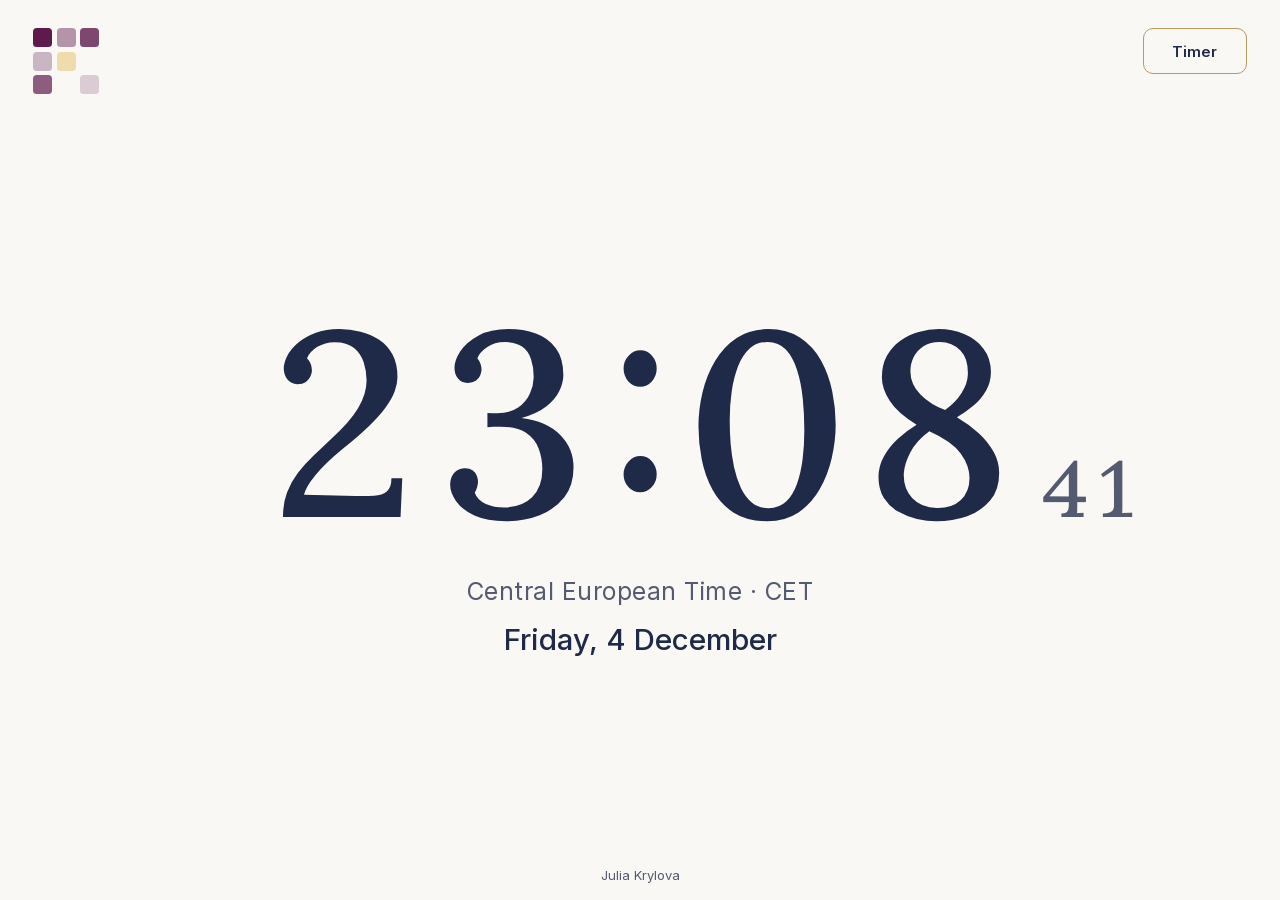
<file: index.html>
<!doctype html>
<html lang="en">
<head>
  <meta charset="utf-8">
  <meta name="viewport" content="width=device-width, initial-scale=1">
  <meta name="robots" content="noindex">
  <meta name="theme-color" content="#FAF8F5">
  <title>Clock · Julia Krylova</title>
  <link rel="icon" href="favicon.svg" type="image/svg+xml">
  <link rel="preload" href="fonts/lora-latin.woff2" as="font" type="font/woff2" crossorigin>
  <link rel="preload" href="fonts/inter-latin.woff2" as="font" type="font/woff2" crossorigin>
  <link rel="stylesheet" href="styles.css">
</head>
<body>
  <header class="top">
    <!-- Brand mark: seven static tiles of the mosaic -->
    <div class="mark" aria-hidden="true">
      <span style="background: rgba(var(--aubergine-rgb), 1)"></span>
      <span style="background: rgba(var(--aubergine-rgb), 0.45)"></span>
      <span style="background: rgba(var(--aubergine-rgb), 0.8)"></span>
      <span style="background: rgba(var(--aubergine-rgb), 0.3)"></span>
      <span style="background: var(--champagne)"></span>
      <span></span>
      <span style="background: rgba(var(--aubergine-rgb), 0.7)"></span>
      <span></span>
      <span style="background: rgba(var(--aubergine-rgb), 0.2)"></span>
    </div>
    <a class="btn btn--nav" href="timer.html">Timer</a>
  </header>

  <main class="stage">
    <p class="clock__time" role="group" aria-label="Current time in Amsterdam">
      <span class="clock__sec clock__sec--ghost" aria-hidden="true">00</span>
      <span id="hm">--:--</span>
      <span class="clock__sec" id="sec">--</span>
    </p>
    <p class="clock__zone" id="zone">Central European Time · CET</p>
    <p class="clock__date" id="date">&nbsp;</p>
  </main>

  <footer class="foot">Julia Krylova</footer>

  <script src="clock.js"></script>
</body>
</html>
</file>
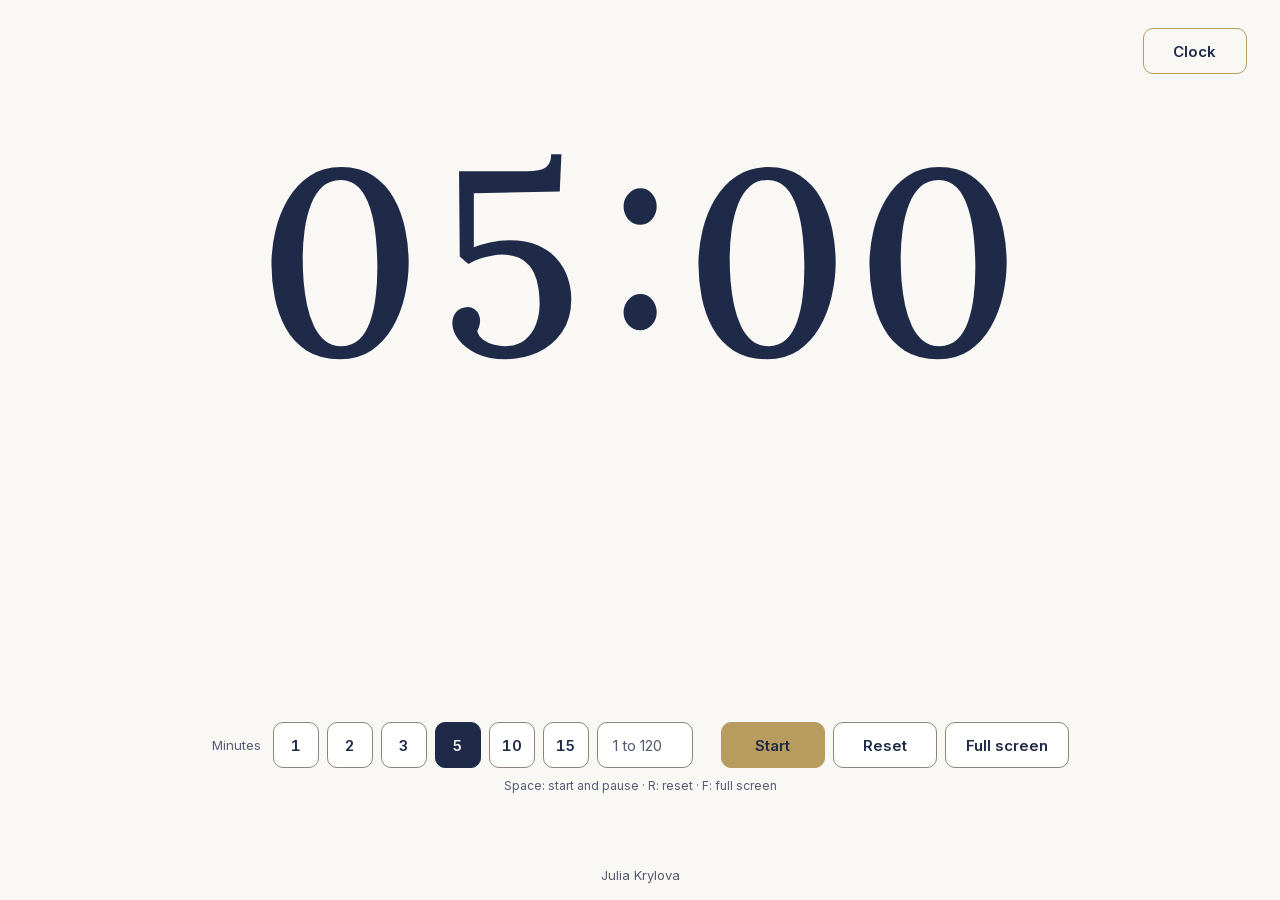
<file: timer.html>
<!doctype html>
<html lang="en">
<head>
  <meta charset="utf-8">
  <meta name="viewport" content="width=device-width, initial-scale=1">
  <meta name="robots" content="noindex">
  <meta name="theme-color" content="#FAF8F5">
  <title>Timer · Julia Krylova</title>
  <link rel="icon" href="favicon.svg" type="image/svg+xml">
  <link rel="preload" href="fonts/lora-latin.woff2" as="font" type="font/woff2" crossorigin>
  <link rel="preload" href="fonts/inter-latin.woff2" as="font" type="font/woff2" crossorigin>
  <link rel="stylesheet" href="styles.css">
</head>
<body>
  <header class="top">
    <span></span>
    <a class="btn btn--nav" href="index.html">Clock</a>
  </header>

  <main class="stage stage--timer">
    <p class="timer__digits" id="digits" role="timer" aria-label="Time remaining">05:00</p>

    <!-- 8 x 5 tiles, filled in by timer.js -->
    <div class="mosaic" id="mosaic" aria-hidden="true"></div>

    <div class="finish" aria-live="polite">
      <span class="finish__line"></span>
      <p class="finish__text" id="finish-text">Time’s up</p>
    </div>

    <div class="controls">
      <div class="controls__row">
        <div class="controls__group" role="group" aria-label="Duration in minutes">
          <span class="controls__label">Minutes</span>
          <button class="chip" type="button" data-min="1">1</button>
          <button class="chip" type="button" data-min="2">2</button>
          <button class="chip" type="button" data-min="3">3</button>
          <button class="chip" type="button" data-min="5">5</button>
          <button class="chip" type="button" data-min="10">10</button>
          <button class="chip" type="button" data-min="15">15</button>
          <input class="custom__input" id="custom" type="number" min="1" max="120" step="1"
                 inputmode="numeric" placeholder="1 to 120" aria-label="Your own number of minutes, 1 to 120">
        </div>
        <div class="controls__group">
          <button class="btn btn--primary" type="button" id="toggle">Start</button>
          <button class="btn" type="button" id="reset">Reset</button>
          <button class="btn" type="button" id="fullscreen">Full screen</button>
        </div>
      </div>
      <p class="controls__hint">Space: start and pause · R: reset · F: full screen</p>
    </div>
  </main>

  <footer class="foot">Julia Krylova</footer>

  <script src="timer.js"></script>
</body>
</html>
</file>
<file: styles.css>
/* Webinar clock and timer for Julia Krylova. One stylesheet for both screens.
   The tokens block is copied whole from mosaic-snapshot/src/styles/tokens.css. */

/* Fonts served by the site itself (fonts/, SIL Open Font License) */
@font-face {
  font-family: 'Inter';
  font-style: normal;
  font-weight: 400 600;
  font-display: swap;
  src: url(fonts/inter-latin.woff2) format('woff2');
}

@font-face {
  font-family: 'Lora';
  font-style: normal;
  font-weight: 400 700;
  font-display: swap;
  src: url(fonts/lora-latin.woff2) format('woff2');
}

:root {
  /* Brand colours from the Mosaic brand brief */
  --aubergine: #5E1A4D;        /* mosaic tiles */
  --aubergine-rgb: 94, 26, 77; /* same colour for rgba() tile opacities */
  --navy: #1E2A47;             /* all text, the selected duration */
  --porcelain: #FAF8F5;        /* page background */
  --gold: #B89B5E;             /* buttons, focus frame and thin lines only */
  --warm-grey: #E4E2DD;        /* dividers */
  --champagne: #EFDCAC;        /* one or two tiles of the mosaic */
  --champagne-rgb: 239, 220, 172;
  --text-muted: #545B70;       /* secondary text, 6.4:1 on porcelain */
  --control-border: #8C8577;   /* borders of buttons and fields, 3.4:1 */
  --on-aubergine: #F3E9EF;     /* secondary text on aubergine */
  --white: #FFFFFF;            /* background of controls */

  /* Fonts */
  --font-heading: 'Lora', Georgia, 'Times New Roman', serif;
  --font-body: 'Inter', system-ui, -apple-system, 'Segoe UI', Roboto, 'Helvetica Neue', Arial, sans-serif;

  /* Sizes */
  --column-max: 440px;
  --gutter: 24px;
  --size-display: 34px;
  --size-heading: 28px;
  --size-heading-sm: 24px;
  --size-body: 16px;
  --rate-height: 56px;
  --button-height: 54px;
  --input-height: 50px;
  --touch-min: 44px;
  --radius: 10px;
  --radius-lg: 12px;
  --radius-tile: 6px;
  --tile-gap: 6px;
  --mosaic-scale: 1;
}

/* ---------- page ---------- */

*,
*::before,
*::after {
  box-sizing: border-box;
}

html {
  background: var(--porcelain);
}

body {
  display: grid;
  grid-template-rows: auto 1fr auto;
  min-height: 100vh;
  min-height: 100dvh;
  margin: 0;
  background: var(--porcelain);
  color: var(--navy);
  font-family: var(--font-body);
  font-size: var(--size-body);
  line-height: 1.4;
  -webkit-font-smoothing: antialiased;
}

p {
  margin: 0;
}

.top {
  display: flex;
  align-items: flex-start;
  justify-content: space-between;
  padding: clamp(16px, 2.2vw, 40px) clamp(16px, 2.6vw, 48px) 0;
}

.stage {
  display: flex;
  flex-direction: column;
  align-items: center;
  justify-content: center;
  min-width: 0;
  padding: 0 var(--gutter);
  text-align: center;
}

.foot {
  padding: 10px var(--gutter) 16px;
  font-size: 13px;
  text-align: center;
  color: var(--text-muted);
}

/* ---------- buttons ---------- */

.btn {
  display: inline-flex;
  align-items: center;
  justify-content: center;
  min-width: 104px;
  min-height: 46px;
  padding: 0 20px;
  border: 1px solid var(--control-border);
  border-radius: var(--radius);
  background: var(--white);
  color: var(--navy);
  font: inherit;
  font-size: 15px;
  font-weight: 600;
  text-decoration: none;
  cursor: pointer;
}

.btn:hover {
  border-color: var(--navy);
}

.btn--primary {
  border-color: var(--gold);
  background: var(--gold);
}

.btn--primary:hover {
  border-color: var(--gold);
  filter: brightness(0.96);
}

.btn--nav {
  border-color: var(--gold);
  background: transparent;
}

.btn:disabled {
  opacity: 0.45;
  cursor: default;
  filter: none;
}

.btn:focus-visible,
.chip:focus-visible,
.custom__input:focus-visible {
  outline: 2px solid var(--gold);
  outline-offset: 2px;
}

/* ---------- brand mark: seven static tiles in the corner of the clock ---------- */

.mark {
  --mark-tile: clamp(12px, 1.5vw, 28px);
  display: grid;
  grid-template-columns: repeat(3, var(--mark-tile));
  grid-auto-rows: var(--mark-tile);
  gap: calc(var(--mark-tile) * 0.22);
}

.mark span {
  border-radius: calc(var(--mark-tile) * 0.2);
}

/* ---------- screen 1: clock ---------- */

.clock__time {
  display: flex;
  align-items: baseline;
  justify-content: center;
  font-family: var(--font-heading);
  font-weight: 500;
  font-size: clamp(88px, min(20.5vw, 50vh), 640px);
  line-height: 1;
  font-variant-numeric: lining-nums tabular-nums;
  white-space: nowrap;
}

.clock__sec {
  margin-left: 0.18em;
  font-size: 0.3em;
  color: var(--text-muted);
}

/* Invisible copy of the seconds on the left, so the hours and minutes sit on the centre line. */
.clock__sec--ghost {
  margin: 0 0.18em 0 0;
  visibility: hidden;
}

.clock__zone {
  margin-top: clamp(8px, 2.4vh, 32px);
  font-size: clamp(16px, min(1.9vw, 3.6vh), 40px);
  letter-spacing: 0.02em;
  color: var(--text-muted);
}

.clock__date {
  margin-top: clamp(4px, 1.2vh, 14px);
  font-size: clamp(18px, min(2.3vw, 4.4vh), 48px);
  font-weight: 500;
}

/* ---------- screen 2: timer ---------- */

.stage--timer {
  gap: clamp(12px, 2.4vh, 28px);
}

/* About 60% of the window width (20.5vw). In low windows the height holds it instead:
   what is left of the window after the mosaic, the gaps and the finish line (37vh)
   and the fixed rows of the header, the controls and the footer (250px). */
.timer__digits {
  font-family: var(--font-heading);
  font-weight: 500;
  font-size: clamp(72px, min(20.5vw, calc(64.5vh - 250px)), 520px);
  line-height: 0.95;
  font-variant-numeric: lining-nums tabular-nums;
  white-space: nowrap;
}

/* Square tiles, as in a mosaic. The side follows the window height; 9vw keeps all
   eight columns inside a narrow window. */
.mosaic {
  --tile: min(clamp(14px, 4.4vh, 56px), 9vw);
  --gap: clamp(4px, 0.75vh, 10px);
  display: grid;
  grid-template-columns: repeat(8, var(--tile));
  grid-auto-rows: var(--tile);
  gap: var(--gap);
}

/* A tile comes in softly; on reset it leaves at once (no transition without .is-on). */
.tile {
  border-radius: var(--radius-tile);
  opacity: 0;
  transform: scale(0.6);
}

.tile.is-on {
  opacity: 1;
  transform: none;
  transition: opacity 0.5s ease-out, transform 0.5s cubic-bezier(0.2, 0.7, 0.3, 1);
}

/* The slot keeps its height all the time, so nothing moves when the time is up. */
.finish {
  display: flex;
  flex-direction: column;
  align-items: center;
  gap: clamp(6px, 1.2vh, 14px);
  opacity: 0;
  visibility: hidden;
}

.finish__line {
  width: clamp(72px, 10vw, 200px);
  height: 2px;
  background: var(--gold);
}

.finish__text {
  font-family: var(--font-heading);
  font-weight: 500;
  font-size: clamp(22px, 3.6vh, 44px);
  line-height: 1.1;
}

[data-state='done'] .finish {
  opacity: 1;
  visibility: visible;
  transition: opacity 0.5s ease-out;
}

.controls {
  display: flex;
  flex-direction: column;
  align-items: center;
  gap: 10px;
}

.controls__row {
  display: flex;
  flex-wrap: wrap;
  align-items: center;
  justify-content: center;
  gap: 10px 28px;
}

.controls__group {
  display: flex;
  flex-wrap: wrap;
  align-items: center;
  justify-content: center;
  gap: 8px;
}

.controls__label {
  margin-right: 4px;
  font-size: 13px;
  color: var(--text-muted);
}

.chip {
  min-width: 46px;
  height: 46px;
  padding: 0 10px;
  border: 1px solid var(--control-border);
  border-radius: var(--radius);
  background: var(--white);
  color: var(--navy);
  font: inherit;
  font-size: 15px;
  font-weight: 600;
  font-variant-numeric: tabular-nums;
  cursor: pointer;
}

.chip:hover {
  border-color: var(--navy);
}

.chip[aria-pressed='true'] {
  border-color: var(--navy);
  background: var(--navy);
  color: var(--porcelain);
}

.custom__input {
  width: 96px;
  height: 46px;
  padding: 0 10px;
  border: 1px solid var(--control-border);
  border-radius: var(--radius);
  background: var(--white);
  color: var(--navy);
  font: inherit;
  font-size: 15px;
  font-weight: 600;
  text-align: center;
}

.custom__input::placeholder {
  font-weight: 400;
  color: var(--text-muted);
}

.controls__hint {
  font-size: 12px;
  color: var(--text-muted);
}

/* ---------- full screen: only the digits and the mosaic ---------- */

.is-fullscreen .top,
.is-fullscreen .controls,
.is-fullscreen .foot {
  display: none;
}

.is-fullscreen body {
  grid-template-rows: 1fr;
}

.is-fullscreen .stage--timer {
  gap: clamp(16px, 3.4vh, 44px);
}

.is-fullscreen .timer__digits {
  font-size: clamp(96px, min(20.5vw, 46vh), 640px);
}

.is-fullscreen .mosaic {
  --tile: min(clamp(16px, 6vh, 84px), 9vw);
}

.is-fullscreen .finish__text {
  font-size: clamp(24px, 4.6vh, 56px);
}

/* ---------- small windows and reduced motion ---------- */

@media (max-width: 560px) {
  .btn {
    min-width: 0;
  }
}

@media (prefers-reduced-motion: reduce) {
  .tile.is-on,
  [data-state='done'] .finish {
    transition: none;
  }
}
</file>
